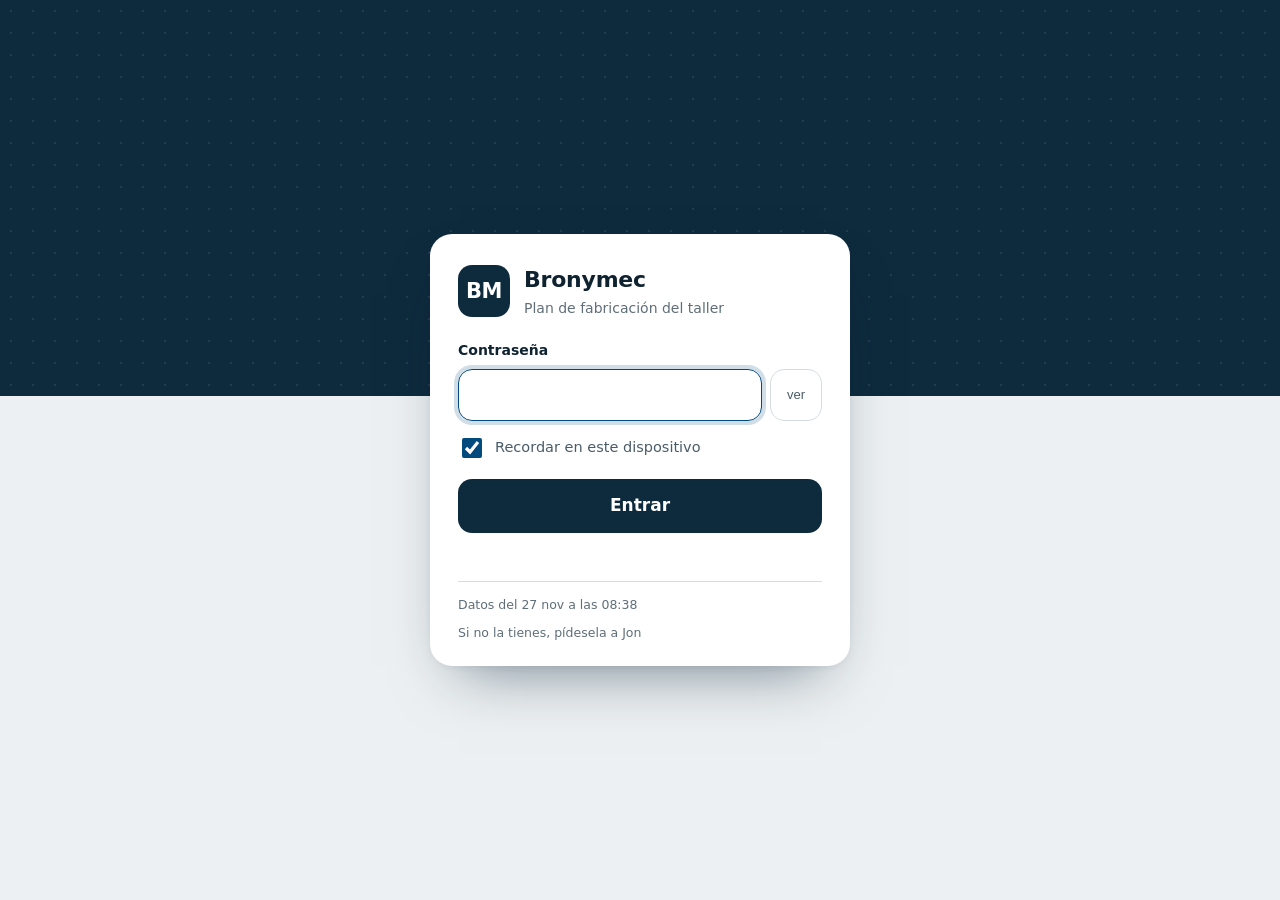
<file: index.html>
<!doctype html>
<html lang="es"><head><meta charset="utf-8">
<meta http-equiv="Content-Security-Policy" content="default-src 'none'; script-src 'sha256-/zILtNGgPdAi24I7v/GzBVR21flBf/lFL1OrI87gpIs=' 'sha256-3Rw9+y3YyQD68vRS+zrR96R6FhhNr8wDltFTzD8HG6M=' 'sha256-KCNPL/zh0XcCnrApaCASIUGBrQiBP33VzFDLsbHwuKs=' 'sha256-L2cw5FqIH/xSk1ONX/wC5pn+53GetHYMDj5YjJ38em4=' 'sha256-OosmxfR5gJSIIyCrz6x4On53oTXgrNPAcJdxTxWXdug='; style-src 'self' 'unsafe-inline'; font-src 'self'; img-src 'self' data: blob:; connect-src 'self' https://api.github.com; frame-src 'self'; manifest-src 'self'; worker-src 'self'; base-uri 'none'; form-action 'none'; object-src 'none'">
<meta name="viewport" content="width=device-width,initial-scale=1,viewport-fit=cover">
<meta name="robots" content="noindex,nofollow">
<meta name="theme-color" content="#0E2A3D">
<link rel="manifest" href="manifest.webmanifest">
<link rel="icon" href="icon-192.png"><link rel="apple-touch-icon" href="apple-touch-icon.png">
<meta name="mobile-web-app-capable" content="yes"><meta name="apple-mobile-web-app-capable" content="yes">
<meta name="apple-mobile-web-app-title" content="Bronymec">
<title>Bronymec</title>
<style>
:root{--bg:#ECF0F2;--card:#fff;--ink:#0F2230;--ink2:#4A5C69;--ink3:#5F6E79;--line:#D5DDE2;--brand:#014A7D;--brand2:#3C6E8D;--bad:#B4232C;color-scheme:light}
@media (prefers-color-scheme:dark){:root{--bg:#0A1117;--card:#121C24;--ink:#E7EEF3;--ink2:#A9B8C3;--ink3:#8597A4;--line:#26343F;--brand:#71B4E2;--brand2:#8AB2C9;--bad:#F06A72;color-scheme:dark}}
*{box-sizing:border-box}html,body{margin:0;height:100%}
body{font:16px/1.45 system-ui,-apple-system,"Segoe UI",Roboto,sans-serif;background:var(--bg);color:var(--ink);display:grid;place-items:center;padding:24px 16px}
.hero{position:fixed;inset:0 0 auto 0;height:44vh;background:#0E2A3D;background-image:radial-gradient(rgba(255,255,255,.09) 1px,transparent 1.2px);background-size:22px 22px;z-index:-1}
.card{width:min(420px,100%);background:var(--card);border-radius:22px;box-shadow:0 30px 60px -30px rgba(0,30,50,.55),0 2px 8px rgba(0,0,0,.06);padding:30px 28px 24px}
.top{display:flex;gap:14px;align-items:center;margin-bottom:22px}
.mk{width:52px;height:52px;border-radius:14px;background:#0E2A3D;color:#fff;font-weight:800;font-size:21px;display:grid;place-items:center;letter-spacing:-.02em;flex:none}
h1{margin:0;font-size:22px;letter-spacing:-.01em}
.sub{margin:2px 0 0;color:var(--ink3);font-size:14px}
label{display:block;font-weight:600;font-size:14px;margin:0 0 8px}
.f{display:flex;gap:8px}
input[type=password],input[type=text]{flex:1;min-width:0;height:52px;border-radius:14px;border:1.5px solid var(--line);background:transparent;color:var(--ink);font:inherit;font-size:17px;padding:0 14px;outline:none}
input:focus{border-color:var(--brand);box-shadow:0 0 0 4px color-mix(in srgb,var(--brand) 18%,transparent)}
.eye{width:52px;border-radius:14px;border:1.5px solid var(--line);background:transparent;color:var(--ink2);font-size:13px;cursor:pointer}
.rem{display:flex;gap:10px;align-items:center;margin:14px 0 18px;color:var(--ink2);font-size:14.5px;font-weight:500}
.rem input{width:20px;height:20px;accent-color:#014A7D}
.go{width:100%;height:54px;border:0;border-radius:14px;background:#0E2A3D;color:#fff;font:inherit;font-weight:700;font-size:17px;cursor:pointer}
.go:disabled{opacity:.6;cursor:wait}
.err{color:var(--bad);font-size:14px;min-height:20px;margin:10px 0 0}
.foot{margin-top:18px;padding-top:14px;border-top:1px solid var(--line);color:var(--ink3);font-size:12.5px;display:flex;justify-content:space-between;gap:10px;flex-wrap:wrap}
.inst{display:none;margin-top:14px;width:100%;height:46px;border-radius:14px;border:1.5px solid var(--brand);background:transparent;color:var(--brand);font:inherit;font-weight:700;cursor:pointer}
.load{display:none;text-align:center;color:#fff}
.load .sp{width:46px;height:46px;border-radius:50%;border:4px solid rgba(255,255,255,.25);border-top-color:#fff;margin:0 auto 16px;animation:r 1s linear infinite}
@keyframes r{to{transform:rotate(360deg)}}
body.cargando .card{display:none}body.cargando .load{display:block}body.cargando .hero{height:100vh}
</style></head>
<body>
<div class="hero"></div>
<div class="load"><div class="sp"></div><div id="lmsg">Abriendo…</div></div>
<form class="card" id="f" autocomplete="on">
  <div class="top"><div class="mk">BM</div><div><h1>Bronymec</h1><p class="sub">Plan de fabricación del taller</p></div></div>
  <input type="text" name="username" value="taller" autocomplete="username" hidden>
  <label for="pw">Contraseña</label>
  <div class="f"><input id="pw" type="password" autocomplete="current-password" autocapitalize="off" autocorrect="off" spellcheck="false" required autofocus><button class="eye" type="button" id="eye" aria-label="Ver contraseña">ver</button></div>
  <label class="rem"><input type="checkbox" id="rem" checked> Recordar en este dispositivo</label>
  <button class="go" id="go">Entrar</button>
  <p class="err" id="err" role="alert"></p>
  <button class="inst" type="button" id="inst">Instalar como app</button>
  <div class="foot"><span id="ver">Datos: comprobando…</span><span>Si no la tienes, pídesela a Jon</span></div>
</form>
<script>
(async function(){
  const $ = id => document.getElementById(id);
  const u8 = b => Uint8Array.from(atob(b), c => c.charCodeAt(0));
  const b64 = a => btoa(String.fromCharCode.apply(null, new Uint8Array(a)));
  const ls = { get(k){ try { return localStorage.getItem(k); } catch(_) { return null; } }, set(k,v){ try { localStorage.setItem(k,v); } catch(_){} }, del(k){ try { localStorage.removeItem(k); } catch(_){} } };
  if ('serviceWorker' in navigator) navigator.serviceWorker.register('sw.js').catch(() => {});
  if (/[?&]salir\b/.test(location.search)){ ['tl.k','tl.salt','taller.sync.cfg','taller.sync.mt','taller.plan.v1'].forEach(k => ls.del(k)); try { sessionStorage.clear(); } catch(_){} history.replaceState(null, '', location.pathname); }
  let pedido = null;
  addEventListener('beforeinstallprompt', e => { e.preventDefault(); pedido = e; window.__bip = e; $('inst').style.display = 'block'; });
  $('inst').onclick = () => { if (pedido){ pedido.prompt(); pedido = null; $('inst').style.display = 'none'; } };
  $('eye').onclick = () => { const p = $('pw'); p.type = p.type === 'password' ? 'text' : 'password'; $('eye').textContent = p.type === 'password' ? 'ver' : 'ocultar'; };

  let D;
  try { const r = await fetch('data.enc', {cache: 'no-cache'}); D = await r.json(); }
  catch(e){ $('err').textContent = 'No se ha podido descargar la app. Revisa la conexión y vuelve a intentarlo.'; return; }
  const t = new Date(D.ts);
  $('ver').textContent = 'Datos del ' + t.toLocaleDateString('es-ES', {day:'numeric', month:'short'}) + ' a las ' + t.toLocaleTimeString('es-ES', {hour:'2-digit', minute:'2-digit'});

  async function abrir(key){
    const raw = await crypto.subtle.decrypt({name: 'AES-GCM', iv: u8(D.iv)}, key, u8(D.ct));
    document.body.classList.add('cargando');
    const txt = await new Response(new Blob([raw]).stream().pipeThrough(new DecompressionStream('gzip'))).text();
    document.open(); document.write(txt); document.close();
  }
  const guardada = ls.get('tl.k');
  if (guardada && ls.get('tl.salt') === D.salt){
    document.body.classList.add('cargando');
    try { try { sessionStorage.setItem('tl.ks', guardada); } catch(_){} const k = await crypto.subtle.importKey('raw', u8(guardada), 'AES-GCM', false, ['decrypt']); await abrir(k); return; }
    catch(e){ ls.del('tl.k'); document.body.classList.remove('cargando'); $('err').textContent = 'La contraseña ha cambiado: vuelve a escribirla.'; }
  }
  $('f').onsubmit = async ev => {
    ev.preventDefault(); $('err').textContent = ''; $('go').disabled = true; $('go').textContent = 'Comprobando…';
    try {
      const base = await crypto.subtle.importKey('raw', new TextEncoder().encode($('pw').value), 'PBKDF2', false, ['deriveBits']);
      const bits = await crypto.subtle.deriveBits({name: 'PBKDF2', hash: 'SHA-256', salt: u8(D.salt), iterations: D.iter}, base, 256);
      const k = await crypto.subtle.importKey('raw', bits, 'AES-GCM', false, ['decrypt']);
      await crypto.subtle.decrypt({name: 'AES-GCM', iv: u8(D.iv)}, k, u8(D.ct));
      if ($('rem').checked){ ls.set('tl.k', b64(bits)); ls.set('tl.salt', D.salt); }
      try { sessionStorage.setItem('tl.ks', b64(bits)); } catch(_){}
      await abrir(k);
    } catch(e){
      $('go').disabled = false; $('go').textContent = 'Entrar';
      $('err').textContent = 'Contraseña incorrecta.'; $('pw').select();
    }
  };
})();
</script>
</body></html>
</file>
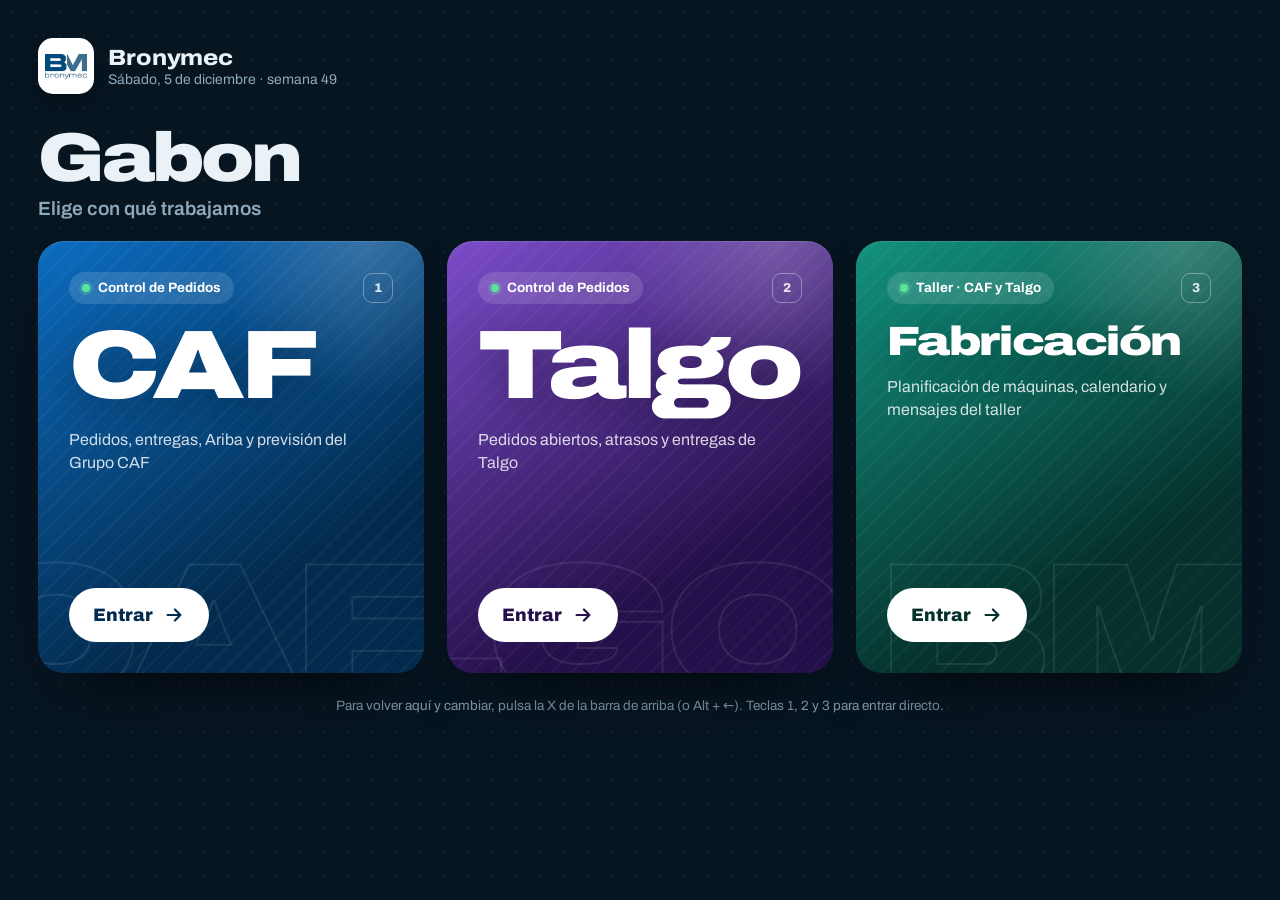
<file: pedidos/index.html>
<!doctype html>
<html lang="es">
<head>
<meta charset="utf-8">
<meta http-equiv="Content-Security-Policy" content="default-src 'none'; script-src 'self'; style-src 'unsafe-inline'; font-src 'self'; img-src 'self'; manifest-src 'self'; connect-src 'self'; worker-src 'self'; base-uri 'none'; form-action 'none'">
<meta name="viewport" content="width=device-width,initial-scale=1">
<title>Bronymec</title>
<link rel="manifest" href="manifest.webmanifest">
<link rel="icon" href="favicon.png"><link rel="apple-touch-icon" href="apple-touch-icon.png">
<meta name="theme-color" content="#071521">
<style>
/* Portada Bronymec: mismo lenguaje que la portada de Fabricación (fondo de puntos, tarjetas con degradado, nombre gigante). Un solo aspecto, oscuro. */
@font-face{font-family:Archivo;src:url(../archivo.woff2) format("woff2");font-weight:100 900;font-stretch:62% 125%;font-display:swap}
:root{color-scheme:dark;--bg:#071521;--ink:#EAF2F8;--mut:#8FA9BC;--foot:#7F99AC}
*{box-sizing:border-box}
html,body{height:100%}
body{margin:0;background:var(--bg);background-image:radial-gradient(rgba(255,255,255,.05) 1px,transparent 1.2px);background-size:24px 24px;color:var(--ink);
  font-family:Archivo,"Segoe UI",system-ui,sans-serif;-webkit-font-smoothing:antialiased}
.wrap{min-height:100%;display:flex;flex-direction:column;gap:clamp(16px,2.6vh,30px);padding:clamp(16px,3vw,40px)}
header{display:flex;align-items:center;gap:14px}
.bm{width:56px;height:56px;border-radius:15px;background:#fff;display:grid;place-items:center;flex:none;box-shadow:0 10px 30px -12px rgba(0,0,0,.8)}
.bm img{width:42px;height:auto;display:block}
header b{display:block;font-size:22px;font-weight:800;letter-spacing:-.01em;font-variation-settings:"wdth" 112}
header span{font-size:14px;color:var(--mut)}
.hola{margin:clamp(4px,1vh,14px) 0 0;font-size:clamp(40px,5.4vw,84px);font-weight:900;line-height:.92;letter-spacing:-.04em;font-variation-settings:"wdth" 118}
.hola small{display:block;margin-top:10px;font-size:clamp(16px,1.5vw,21px);font-weight:600;letter-spacing:0;color:var(--mut);font-variation-settings:"wdth" 100}
.grid{display:grid;grid-template-columns:repeat(3,minmax(0,1fr));gap:clamp(14px,1.8vw,24px);align-content:stretch}
@media (max-width:1000px){.grid{grid-template-columns:1fr}}
a.pq{position:relative;overflow:hidden;isolation:isolate;container-type:inline-size;min-width:0;border-radius:26px;padding:clamp(20px,2.4vw,34px);
  display:flex;flex-direction:column;gap:14px;color:#fff;text-decoration:none;min-height:min(48vh,460px);
  background:linear-gradient(150deg,var(--a) 0%,var(--b) 72%),var(--b);
  box-shadow:0 30px 60px -30px rgba(0,0,0,.85),inset 0 1px 0 rgba(255,255,255,.12);
  transition:transform .25s cubic-bezier(.2,.8,.2,1),box-shadow .25s}
a.pq::after{content:"";position:absolute;inset:0;z-index:-1;background:repeating-linear-gradient(135deg,rgba(255,255,255,.035) 0 2px,transparent 2px 14px)}
a.pq::before{content:"";position:absolute;width:80%;aspect-ratio:1;right:-25%;top:-35%;z-index:-1;border-radius:50%;background:radial-gradient(closest-side,rgba(255,255,255,.18),transparent)}
a.pq:hover{transform:translateY(-4px);box-shadow:0 40px 70px -30px rgba(0,0,0,.95),inset 0 1px 0 rgba(255,255,255,.18)}
a.pq:active{transform:scale(.99)}
a.pq:focus-visible{outline:3px solid #FFD58A;outline-offset:4px}
.caf{--a:#0C6CC0;--b:#032B4E}
.talgo{--a:#7B4CC9;--b:#24104A}
.fab{--a:#12917F;--b:#05302B}
.bg{position:absolute;right:-.05em;bottom:-.18em;z-index:-1;font-size:58cqi;font-weight:900;line-height:.8;letter-spacing:-.06em;font-variation-settings:"wdth" 125;
  color:transparent;-webkit-text-stroke:2px rgba(255,255,255,.09);pointer-events:none;white-space:nowrap}
.top{display:flex;align-items:center;justify-content:space-between;gap:10px}
.chip{display:inline-flex;align-items:center;gap:8px;height:32px;padding:0 13px;border-radius:16px;background:rgba(255,255,255,.13);font-size:13.5px;font-weight:700;white-space:nowrap;overflow:hidden;text-overflow:ellipsis;min-width:0}
.chip i{width:8px;height:8px;border-radius:50%;background:#5BE39A;box-shadow:0 0 0 3px rgba(91,227,154,.25);flex:none}
.key{flex:none;font-size:13px;font-weight:800;min-width:30px;height:30px;display:grid;place-items:center;border-radius:9px;border:1.5px solid rgba(255,255,255,.35);color:rgba(255,255,255,.85)}
.name{font-size:min(148px,30cqi);font-weight:900;line-height:.86;letter-spacing:-.045em;font-variation-settings:"wdth" 125;text-shadow:0 10px 40px rgba(0,0,0,.25);margin-top:6px;padding-bottom:.08em}
.fab .name{font-size:min(92px,12.6cqi);letter-spacing:-.035em}
.desc{font-size:clamp(15px,1.25vw,18px);line-height:1.4;color:rgba(255,255,255,.82);max-width:34ch}
.go{margin-top:auto;align-self:flex-start;display:inline-flex;align-items:center;gap:10px;height:54px;padding:0 24px;border-radius:27px;background:#fff;color:var(--b);font-size:18px;font-weight:850;transition:gap .2s}
.go svg{width:22px;height:22px}
a.pq:hover .go{gap:16px}
footer{font-size:13.5px;color:var(--foot);text-align:center}
@media (max-width:1000px){a.pq{min-height:auto}.go{margin-top:8px}}
@media (prefers-reduced-motion:reduce){a.pq,.go{transition:none}a.pq:hover{transform:none}}
</style>
</head>
<body>
<div class="wrap">
  <header>
    <span class="bm"><img src="logo-bronymec.png" alt="Bronymec"></span>
    <div><b>Bronymec</b><span id="hoy"></span></div>
  </header>

  <h1 class="hola"><span id="sal">Egun on</span><small>Elige con qué trabajamos</small></h1>

  <div class="grid">
    <a class="pq caf" id="caf" href="https://claude.ai/artifact/JaNin9x1uSdN9N7M86ywHP">
      <span class="bg" aria-hidden="true">CAF</span>
      <span class="top"><span class="chip"><i></i>Control de Pedidos</span><span class="key" aria-hidden="true">1</span></span>
      <span class="name">CAF</span>
      <span class="desc">Pedidos, entregas, Ariba y previsión del Grupo CAF</span>
      <span class="go">Entrar <svg viewBox="0 0 24 24" fill="none" stroke="currentColor" stroke-width="2.4" stroke-linecap="round" stroke-linejoin="round" aria-hidden="true"><path d="M5 12h14M13 6l6 6-6 6"/></svg></span>
    </a>
    <a class="pq talgo" id="talgo" href="https://claude.ai/artifact/ANQdhLtbetajpn863XY5cZ">
      <span class="bg" aria-hidden="true">TALGO</span>
      <span class="top"><span class="chip"><i></i>Control de Pedidos</span><span class="key" aria-hidden="true">2</span></span>
      <span class="name">Talgo</span>
      <span class="desc">Pedidos abiertos, atrasos y entregas de Talgo</span>
      <span class="go">Entrar <svg viewBox="0 0 24 24" fill="none" stroke="currentColor" stroke-width="2.4" stroke-linecap="round" stroke-linejoin="round" aria-hidden="true"><path d="M5 12h14M13 6l6 6-6 6"/></svg></span>
    </a>
    <a class="pq fab" id="fab" href="https://baletxe.github.io/taller-bronymec/">
      <span class="bg" aria-hidden="true">BM</span>
      <span class="top"><span class="chip"><i></i>Taller · CAF y Talgo</span><span class="key" aria-hidden="true">3</span></span>
      <span class="name">Fabricación</span>
      <span class="desc">Planificación de máquinas, calendario y mensajes del taller</span>
      <span class="go">Entrar <svg viewBox="0 0 24 24" fill="none" stroke="currentColor" stroke-width="2.4" stroke-linecap="round" stroke-linejoin="round" aria-hidden="true"><path d="M5 12h14M13 6l6 6-6 6"/></svg></span>
    </a>
  </div>

  <footer>Para volver aquí y cambiar, pulsa la X de la barra de arriba (o Alt + ←). Teclas 1, 2 y 3 para entrar directo.</footer>
</div>
<script src="app.js?v=7"></script>
</body>
</html>
</file>
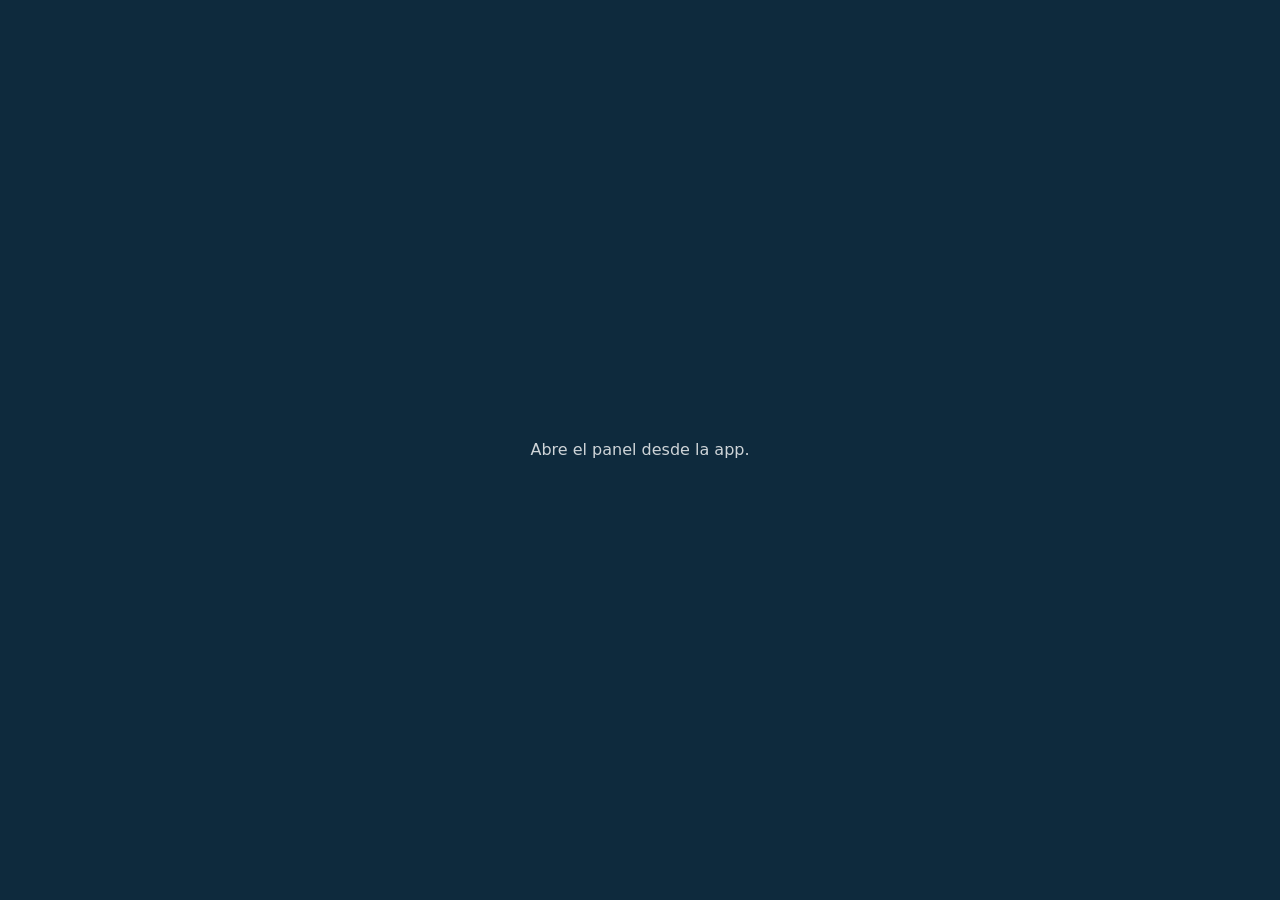
<file: panel.html>
<!doctype html><html lang="es"><head><meta charset="utf-8">
<meta http-equiv="Content-Security-Policy" content="default-src 'none'; script-src 'unsafe-inline'; style-src 'self' 'unsafe-inline'; font-src 'self'; img-src 'self' data: blob:; connect-src 'self'; base-uri 'none'; form-action 'none'; object-src 'none'">
<meta name="viewport" content="width=device-width,initial-scale=1,viewport-fit=cover"><meta name="robots" content="noindex,nofollow">
<title>Panel de control</title>
<style>html,body{margin:0;height:100%;background:#0E2A3D;color:#fff;font:16px/1.4 system-ui,-apple-system,"Segoe UI",Roboto,sans-serif}
.w{min-height:100%;display:grid;place-items:center;text-align:center;padding:24px;box-sizing:border-box}.sp{width:42px;height:42px;border-radius:50%;border:4px solid rgba(255,255,255,.25);border-top-color:#fff;margin:0 auto 14px;animation:r 1s linear infinite}
@keyframes r{to{transform:rotate(360deg)}}#m{color:rgba(255,255,255,.8)}
.c{display:none;width:min(420px,100%);background:#fff;color:#0E2A3D;border-radius:18px;padding:26px 24px;text-align:left;box-shadow:0 18px 50px rgba(0,0,0,.35)}
.c h1{font-size:20px;margin:0 0 4px}.c p{margin:0 0 16px;color:#4a5d6b;font-size:14px}.c label{font-weight:600;font-size:13px}
.kf{position:relative}.kf input{padding-right:78px!important}.ver{position:absolute;right:8px;top:12px;width:auto!important;padding:8px 12px!important;font-size:14px!important;background:#e8eef2!important;color:#0E2A3D!important}
.c input#k{width:100%;box-sizing:border-box;font:inherit;font-size:17px;padding:12px 14px;border:2px solid #cfd8df;border-radius:12px;margin:6px 0 12px}
.c input#k:focus{outline:none;border-color:#0E2A3D}.r{display:flex;gap:8px;align-items:center;font-size:14px;margin-bottom:16px}
.c button{width:100%;font:inherit;font-weight:700;font-size:16px;padding:13px;border:0;border-radius:12px;background:#0E2A3D;color:#fff;cursor:pointer}
.e{color:#c0392b;font-size:14px;min-height:20px;margin:-4px 0 8px}</style></head>
<body><div class="w"><div><div class="sp"></div><div id="m">Abriendo el panel…</div>
<div class="c" id="c" role="dialog" aria-label="Clave de gerencia"><h1>Panel de control</h1><p>Pedidos, precios y contratos. Clave de gerencia.</p>
<label for="k">Clave de gerencia</label><div class="kf"><input id="k" type="password" autocomplete="current-password" autocapitalize="off" autocorrect="off" spellcheck="false"><button type="button" id="ver" class="ver" aria-label="Ver clave">Ver</button></div>
<div class="e" id="er" role="alert"></div><label class="r"><input id="rc" type="checkbox" checked> Recordar en este aparato</label><button id="b">Abrir</button></div></div></div>
<script>
(async function(){
  const u8 = b => Uint8Array.from(atob(b), c => c.charCodeAt(0)), b64 = a => btoa(String.fromCharCode(...new Uint8Array(a)));
  const $ = i => document.getElementById(i), sp = document.querySelector('.sp');
  const m = t => { $('m').textContent = t; sp.style.display = 'none'; };
  const e = (new URLSearchParams(location.search).get('e') || '').replace(/[^a-z]/g, '');
  if (!e){ m('Abre el panel desde la app.'); return; }
  let D;
  try { const r = await fetch('panel-' + e + '.enc', {cache: 'no-cache'}); if (!r.ok){ m('Este panel todavía no está en la app.'); return; } D = await r.json(); }
  catch(_){ m('No se ha podido abrir el panel. Vuelve a entrar en la app.'); return; }
  const KL = 'tl.kp.' + D.salt;
  const abrir = async raw => {
    const key = await crypto.subtle.importKey('raw', raw, 'AES-GCM', false, ['decrypt']);
    const out = await crypto.subtle.decrypt({name: 'AES-GCM', iv: u8(D.iv)}, key, u8(D.ct));
    return await new Response(new Blob([out]).stream().pipeThrough(new DecompressionStream('gzip'))).text();
  };
  const pintar = txt => { document.open(); document.write(txt); document.close(); };
  let g = null; try { g = sessionStorage.getItem(KL) || localStorage.getItem(KL); } catch(_){}
  if (g){ try { pintar(await abrir(u8(g))); return; } catch(_){ try { sessionStorage.removeItem(KL); localStorage.removeItem(KL); } catch(__){} } }
  sp.style.display = 'none'; $('m').textContent = ''; $('c').style.display = 'block'; $('k').focus();
  const ir = async () => {
    const v0 = $('k').value; if (!v0) return;
    $('b').disabled = true; $('b').textContent = 'Abriendo…'; $('er').textContent = '';
    const deriva = async v => { const base = await crypto.subtle.importKey('raw', new TextEncoder().encode(v), 'PBKDF2', false, ['deriveBits']);
      return b64(await crypto.subtle.deriveBits({name: 'PBKDF2', hash: 'SHA-256', salt: u8(D.salt), iterations: D.iter}, base, 256)); };
    try {
      let s = await deriva(v0), txt;
      try { txt = await abrir(u8(s)); } catch(err){ if (v0.trim() === v0) throw err; s = await deriva(v0.trim()); txt = await abrir(u8(s)); }
      const rec = $('rc').checked;
      try { (rec ? localStorage : sessionStorage).setItem(KL, s); } catch(_){}
      pintar(txt);
    } catch(_){
      $('b').disabled = false; $('b').textContent = 'Abrir'; $('er').textContent = 'Clave incorrecta'; $('k').select();
    }
  };
  $('ver').addEventListener('click', () => { const k = $('k'); const o = k.type === 'password'; k.type = o ? 'text' : 'password'; $('ver').textContent = o ? 'Ocultar' : 'Ver'; k.focus(); });
  $('b').addEventListener('click', ir); $('k').addEventListener('keydown', ev => { if (ev.key === 'Enter') ir(); });
})();
</script></body></html>
</file>
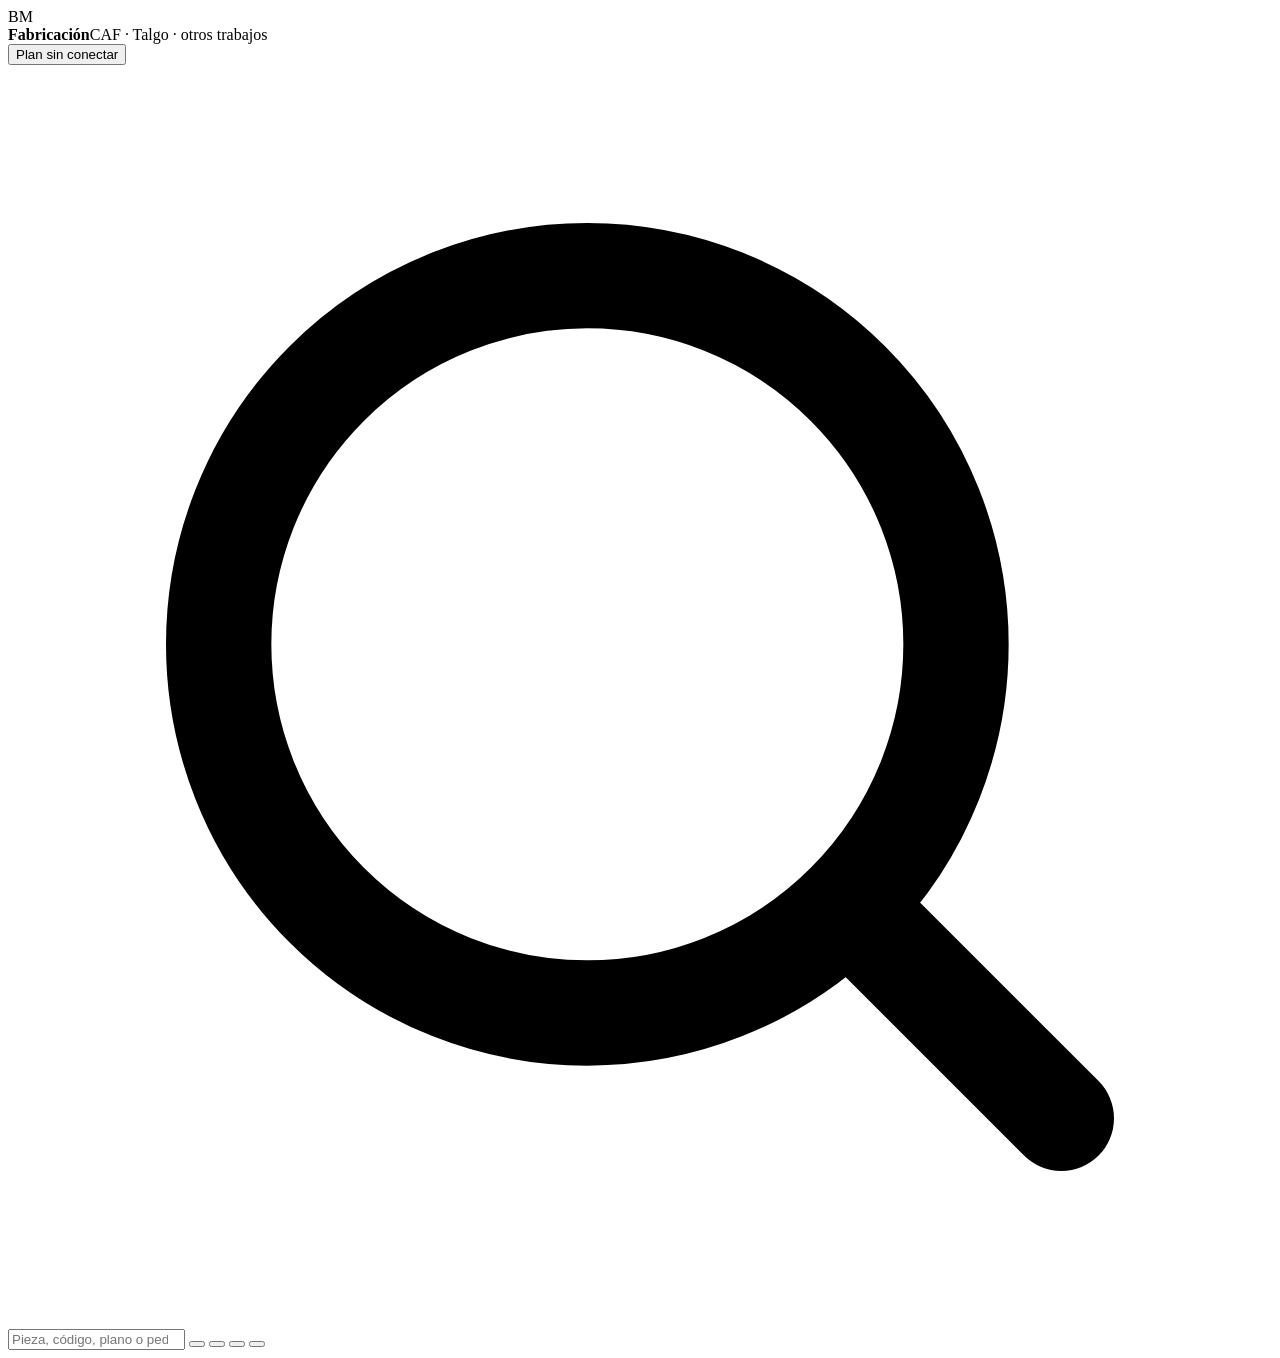
<file: src/html/10-cuerpo.html>
</style>
</head>
<body>
<!--BM-PIEL-V10:pronto--><script>try{var t=localStorage.getItem("bm.tema")}catch(e){}document.documentElement.setAttribute("data-theme",t==="light"?"light":"dark");document.documentElement.classList.add("pv");</script><!--/BM-PIEL-V10:pronto--><header class="top">
  <div class="brand" data-go="elegir" role="button" tabindex="0" title="Volver al inicio: elegir empresa y taller" style="cursor:pointer"><div class="bm">BM</div><div><b>Fabricación</b><span>CAF · Talgo · otros trabajos</span></div></div>
  <div class="chipm" id="chipm"></div>
  <div class="ctx" id="ctx"></div>
  <div class="tools">
    <button class="sync off" id="sync" title="Plan compartido"><i></i><span>Plan sin conectar</span></button>
    <div class="fresh" id="fresh"></div>
    <label class="srch"><svg viewBox="0 0 24 24" fill="none" stroke="currentColor" stroke-width="2" stroke-linecap="round"><circle cx="11" cy="11" r="7"/><path d="M20 20l-3.5-3.5"/></svg><input id="q" type="search" placeholder="Pieza, código, plano o pedido" autocomplete="off" enterkeyhint="search"></label>
    <button class="ib qb" id="btnQ" aria-label="Buscar" aria-pressed="false" title="Buscar"><svg viewBox="0 0 24 24" fill="none" stroke="currentColor" stroke-width="2" stroke-linecap="round"><circle cx="11" cy="11" r="7"/><path d="M20 20l-3.5-3.5"/></svg></button>
    <button class="ib" id="btnFs" hidden aria-label="Pantalla completa" title="Pantalla completa" aria-pressed="false"><svg viewBox="0 0 24 24" fill="none" stroke="currentColor" stroke-width="2" stroke-linecap="round" stroke-linejoin="round"><path d="M4 9V4h5M20 9V4h-5M4 15v5h5M20 15v5h-5"/></svg></button>
    <button class="ib" id="btnTv" aria-label="Pantalla de taller" title="Pantalla de taller"><svg viewBox="0 0 24 24" fill="none" stroke="currentColor" stroke-width="2" stroke-linecap="round" stroke-linejoin="round"><rect x="2" y="4" width="20" height="13" rx="2"/><path d="M8 21h8M12 17v4"/></svg></button>
    <button class="ib noart" id="btnPrint" aria-label="Imprimir" title="Imprimir"><svg viewBox="0 0 24 24" fill="none" stroke="currentColor" stroke-width="2" stroke-linecap="round" stroke-linejoin="round"><path d="M7 9V4h10v5"/><rect x="4" y="9" width="16" height="7" rx="1.5"/><path d="M7 14h10v6H7z"/></svg></button>
    <button class="ib" id="btnSet" aria-label="Ajustes" title="Ajustes"><svg viewBox="0 0 24 24" fill="none" stroke="currentColor" stroke-width="2" stroke-linecap="round"><circle cx="12" cy="12" r="3"/><path d="M19.4 15a1.7 1.7 0 0 0 .3 1.8l.1.1a2 2 0 1 1-2.8 2.8l-.1-.1a1.7 1.7 0 0 0-1.8-.3 1.7 1.7 0 0 0-1 1.5V21a2 2 0 1 1-4 0v-.1a1.7 1.7 0 0 0-1.1-1.5 1.7 1.7 0 0 0-1.8.3l-.1.1a2 2 0 1 1-2.8-2.8l.1-.1a1.7 1.7 0 0 0 .3-1.8 1.7 1.7 0 0 0-1.5-1H3a2 2 0 1 1 0-4h.1a1.7 1.7 0 0 0 1.5-1.1 1.7 1.7 0 0 0-.3-1.8l-.1-.1a2 2 0 1 1 2.8-2.8l.1.1a1.7 1.7 0 0 0 1.8.3H9a1.7 1.7 0 0 0 1-1.5V3a2 2 0 1 1 4 0v.1a1.7 1.7 0 0 0 1 1.5 1.7 1.7 0 0 0 1.8-.3l.1-.1a2 2 0 1 1 2.8 2.8l-.1.1a1.7 1.7 0 0 0-.3 1.8V9a1.7 1.7 0 0 0 1.5 1H21a2 2 0 1 1 0 4h-.1a1.7 1.7 0 0 0-1.5 1z"/></svg></button>
  </div>
  <i class="brk" aria-hidden="true"></i>
  <nav class="nav" id="nav"></nav>
  <div class="nsrch" id="nsrch"></div>
  <div class="ctx sec" id="sec"></div>
</header>
<main id="main"></main>
<nav class="dock" id="dock"></nav>
<div id="ov"></div>
<div id="toastHost"></div>
<div id="print"></div>
<script>
window.__TALLER_DATA__ = /*__DATOS__*/null;
/* Si algo falla al arrancar, que se vea (y no una pantalla vacía). */
addEventListener('error', e => { try { const m = document.getElementById('main'); if (!m || m.textContent.trim()) return; const d = document.createElement('div'); d.style.cssText = 'margin:24px;padding:16px 18px;border-radius:14px;background:#F8E3EE;color:#A93226;font:600 15px/1.45 system-ui'; d.textContent = 'La app no ha podido arrancar en este dispositivo. Haz una foto de este aviso y mándasela a Jon: ' + ((e && e.message) || 'error'); m.appendChild(d); } catch(_){} });
</script>
<script>
</file>
